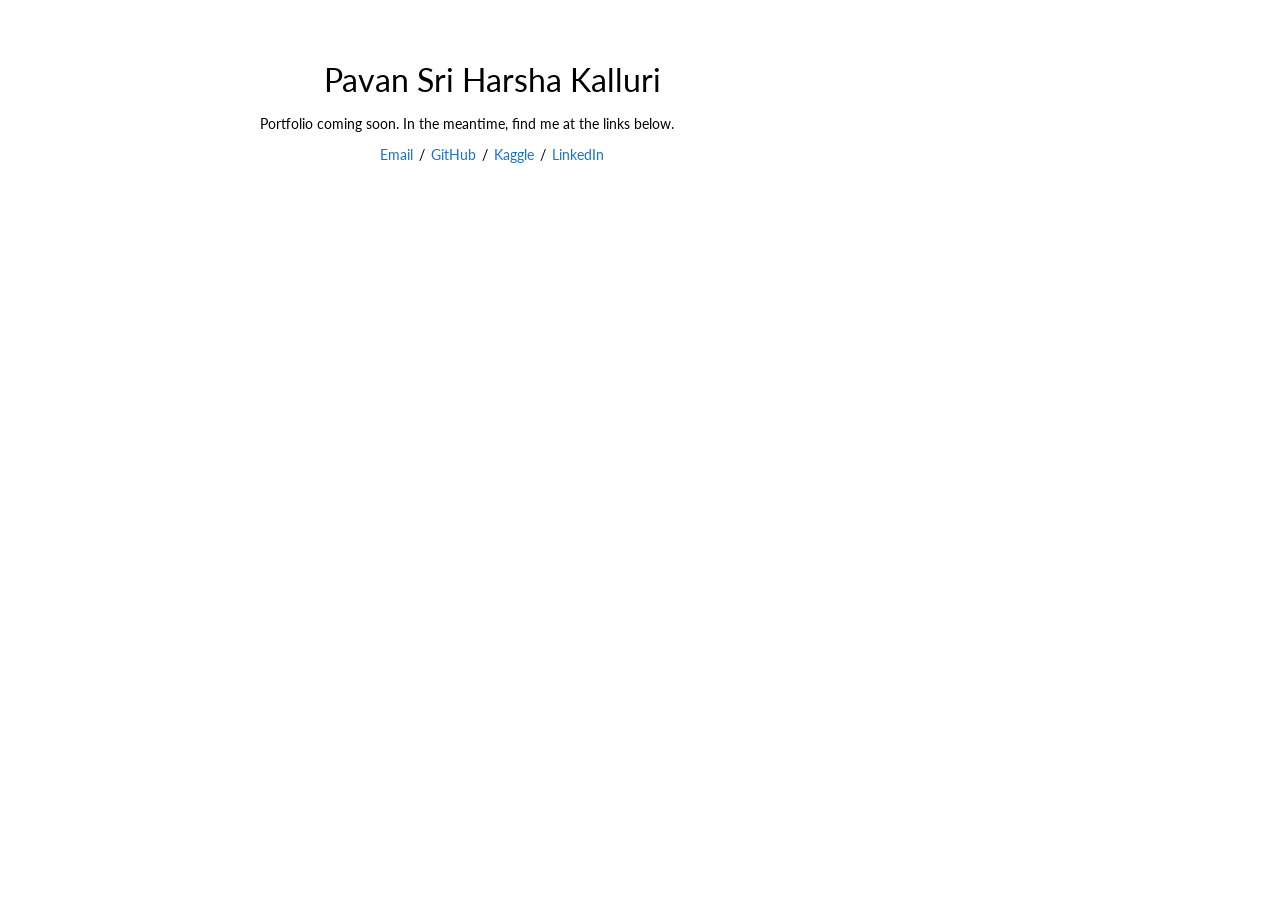
<file: index.html>
<!doctype html>
<html lang="en">
<head>
<meta charset="utf-8">
<meta name="viewport" content="width=device-width, initial-scale=1">
<title>Pavan Sri Harsha Kalluri</title>
<meta name="description" content="Pavan Sri Harsha Kalluri. Machine learning, Hyderabad.">
<link rel="icon" href="favicon.ico" sizes="any">
<link rel="icon" type="image/png" sizes="32x32" href="favicon-32.png">
<link rel="apple-touch-icon" sizes="180x180" href="apple-touch-icon.png">
<link rel="manifest" href="site.webmanifest">
<meta name="theme-color" content="#111111">
<link rel="preconnect" href="https://fonts.googleapis.com">
<link rel="stylesheet" href="https://fonts.googleapis.com/css2?family=Lato:ital,wght@0,400;0,700;1,400&display=swap">
<link rel="stylesheet" href="site.css">
</head>
<body>
<main>
  <div id="notice" class="notice" style="display:none"></div>

  <header class="head">
    <div class="text">
      <h1 id="name"></h1>
      <div id="bio"></div>
      <div class="links" id="links"></div>
    </div>
    <div class="photo" id="photobox"><img id="photo" alt="" onerror="document.getElementById('photobox').style.display='none'"></div>
  </header>

  <section id="timeline-section">
    <h2>Timeline</h2>
    <div class="tl" id="timeline"></div>
  </section>

  <div id="sections"></div>

  <footer id="footer"></footer>
</main>

<script src="content.js"></script>
<script>
  // Reads window.SITE from content.js and builds the page.
  // You should never need to touch this file; edit content.js instead.
  (function () {
    var S = window.SITE || {};
    var DRAFT = /[?&]draft=1/.test(location.search);          // console.html's unsaved draft
    // The preview only works in a browser that has opened console.html or preview.html,
    // so a stranger typing ?preview=1 on the live site still sees the holding line.
    var PREVIEW = /[?&]preview=1/.test(location.search);
    try { if (PREVIEW && !DRAFT && localStorage.getItem('portfolio-preview') !== '1') PREVIEW = false; } catch (e) { PREVIEW = false; }
    if (DRAFT) { try { var d = localStorage.getItem('portfolio-draft'); if (d) S = JSON.parse(d); } catch (e) {} }
    var QS = PREVIEW || DRAFT ? '?' + [PREVIEW ? 'preview=1' : '', DRAFT ? 'draft=1' : ''].filter(Boolean).join('&') : '';
    var LIVE = S.live !== false;

    function el(tag, cls, html) {
      var e = document.createElement(tag);
      if (cls) e.className = cls;
      if (html != null) e.innerHTML = html;
      return e;
    }
    function fillLinks(box, list) {
      (list || []).forEach(function (l, i) {
        if (i) box.appendChild(el('span', 'muted', ' / '));
        var a = el('a', null, l.label);
        a.href = l.url;
        box.appendChild(a);
      });
    }
    // Header links: text separated by " / " like the reference page.
    function headerLinks(box, list) {
      (list || []).forEach(function (l, i) {
        if (i) box.appendChild(el('span', 'sep', '/'));
        var a = el('a', null, l.label); a.href = l.url; box.appendChild(a);
      });
    }
    // Put the site owner's name in bold inside an author list, as the reference does.
    function boldSelf(text) {
      if (!S.name || !text) return text || '';
      return text.split(S.name).join('<strong>' + S.name + '</strong>');
    }
    // Where an item's title should go: its own page if it has one, else its url.
    function hrefFor(it) {
      if (it.slug && it.page) return it.slug + '/' + QS;
      return it.url || '';
    }

    // Every piece of text carries data-path, the address of its field in content.js,
    // so a double-click in the console's preview can jump to that field.
    function tag(node, path) { if (node && path) node.setAttribute('data-path', path); return node; }
    var IN_CONSOLE = DRAFT && window.parent !== window;

    if (S.name) document.title = S.name;
    tag(document.getElementById('name'), 'name').textContent = S.name || '';
    var bio = document.getElementById('bio');
    var photo = document.getElementById('photo');

    // Portfolio switched off and this is not the preview: name, one line, links.
    if (!LIVE && !PREVIEW) {
      bio.appendChild(tag(el('p', null, S.holdingLine || 'Portfolio coming soon.'), 'holdingLine'));
      headerLinks(tag(document.getElementById('links'), 'links'), S.links);
      photo.style.display = 'none';
      document.getElementById('timeline-section').style.display = 'none';
      return;
    }
    if (PREVIEW && (!LIVE || IN_CONSOLE)) {
      var n = document.getElementById('notice');
      n.textContent = (!LIVE ? 'Preview. Visitors see only the holding line until the portfolio is switched on. ' : '') +
                      (IN_CONSOLE ? 'Double-click any text here to edit it in the console.' : '');
      n.style.display = 'block';
    }

    (S.bio || []).forEach(function (p, i) { bio.appendChild(tag(el('p', null, p), 'bio.' + i)); });
    headerLinks(tag(document.getElementById('links'), 'links'), S.links);
    tag(document.getElementById('photobox'), 'photo');
    if (S.photo) { photo.src = S.photo; photo.alt = S.name || ''; } else { document.getElementById('photobox').style.display = 'none'; }

    // timeline
    var tl = document.getElementById('timeline');
    var entries = S.timeline || [];
    if (!entries.length) document.getElementById('timeline-section').style.display = 'none';
    entries.forEach(function (t, ti) {
      if (t.hidden) return;
      var base = 'timeline.' + ti;
      var row = tag(el('div', 'row'), base);
      var logo = tag(el('div', 'logo'), base + '.logo');
      if (t.logo) {
        var li = el('img'); li.src = t.logo; li.alt = t.where || '';
        li.onerror = function () { this.style.display = 'none'; };
        logo.appendChild(li);
      }
      row.appendChild(logo);
      row.appendChild(tag(el('div', 'when', t.when || ''), base + '.when'));
      var what = el('div', 'what');
      var head = t.what ? '<b>' + t.what + '</b>' : '';
      if (t.where) {
        var where = t.url ? '<a href="' + t.url + '">' + t.where + '</a>' : t.where;
        head += (head ? ' <span class="muted">&middot;</span> ' : '') + where;
      }
      what.appendChild(tag(el('div', null, head), base + '.what'));
      if (t.note) what.appendChild(tag(el('div', 'note', t.note), base + '.note'));
      row.appendChild(what);
      tl.appendChild(row);
    });

    // sections
    var secs = document.getElementById('sections');
    (S.sections || []).forEach(function (sec, si) {
      var items = (sec.items || []).filter(function (it) { return !it.hidden; });   // per-item toggle
      if (sec.hidden || !items.length) return;
      var sbase = 'sections.' + si;
      var s = tag(el('section'), sbase);
      s.appendChild(tag(el('h2', null, sec.title || ''), sbase + '.title'));
      if (sec.intro) s.appendChild(tag(el('p', 'intro', sec.intro), sbase + '.intro'));
      if (sec.type === 'lines') {           // compact: date on the left, one line on the right
        s.classList.add('lines');
        (sec.items || []).forEach(function (it, ii) {
          if (it.hidden) return;
          var lbase = sbase + '.items.' + ii;
          var row = tag(el('div', 'line'), lbase);
          row.appendChild(tag(el('div', 'when', it.when || it.year || ''), lbase + '.when'));
          var h = hrefFor(it);
          var text = h ? '<a href="' + h + '">' + (it.title || '') + '</a>' : (it.title || '');
          if (it.description) text += ' <span class="muted">' + it.description + '</span>';
          row.appendChild(tag(el('div', 'text', text), lbase + '.title'));
          s.appendChild(row);
        });
        secs.appendChild(s);
        return;
      }
      (sec.items || []).forEach(function (it, ii) {
        if (it.hidden) return;
        var base = sbase + '.items.' + ii;
        var item = tag(el('div', 'item'), base);
        var href = hrefFor(it);
        // thumbnail: still image with the animation cross-fading in on hover, like the reference
        var thumb = tag(el('div', 'thumb'), base + '.image');
        if (it.image || it.gif) {
          var one = el(href ? 'a' : 'div', 'one');
          if (href) one.href = href;
          var still = el('img', 'still'); still.src = it.image || it.gif; still.alt = '';
          still.onerror = function () { one.style.visibility = 'hidden'; };
          one.appendChild(still);
          if (it.gif && it.gif !== it.image) { var anim = el('img', 'anim'); anim.src = it.gif; anim.alt = ''; one.appendChild(anim); }
          thumb.appendChild(one);
        }
        item.appendChild(thumb);
        var body = el('div', 'body');
        var title = href ? '<a href="' + href + '">' + it.title + '</a>' : (it.title || '');
        body.appendChild(tag(el('div', 'title', title), base + '.title'));
        if (it.authors) body.appendChild(tag(el('div', 'meta', boldSelf(it.authors)), base + '.authors'));
        var where = it.venue || it.kind || '';
        var venue = (where ? '<em>' + where + '</em>' : '') + (it.year ? (where ? ', ' : '') + it.year : '');
        if (venue) body.appendChild(tag(el('div', 'meta venue', venue), base + '.venue'));
        var links = (it.links || []).slice();
        if (it.slug && it.page) links.unshift({ label: 'project page', url: hrefFor(it) });
        if (links.length) { var more = tag(el('div', 'more'), base + '.links'); fillLinks(more, links); body.appendChild(more); }
        if (it.description) body.appendChild(tag(el('p', 'desc', it.description), base + '.description'));
        item.appendChild(body);
        s.appendChild(item);
      });
      secs.appendChild(s);
    });

    if (S.footer) tag(document.getElementById('footer'), 'footer').innerHTML = S.footer;

    // Inverse search: double-click in the console's preview jumps to the field.
    if (IN_CONSOLE) {
      document.body.style.cursor = 'default';
      document.addEventListener('dblclick', function (e) {
        var t = e.target.closest('[data-path]');
        if (!t) return;
        e.preventDefault();
        try { window.getSelection().removeAllRanges(); } catch (x) {}
        window.parent.postMessage({ type: 'edit', path: t.getAttribute('data-path') }, '*');
      });
      // a single click on a link inside the preview should not leave the preview
      document.addEventListener('click', function (e) {
        var a = e.target.closest('a');
        if (a && a.getAttribute('href') && !/^#/.test(a.getAttribute('href'))) { e.preventDefault(); }
      });
    }
  })();
</script>
</body>
</html>
</file>
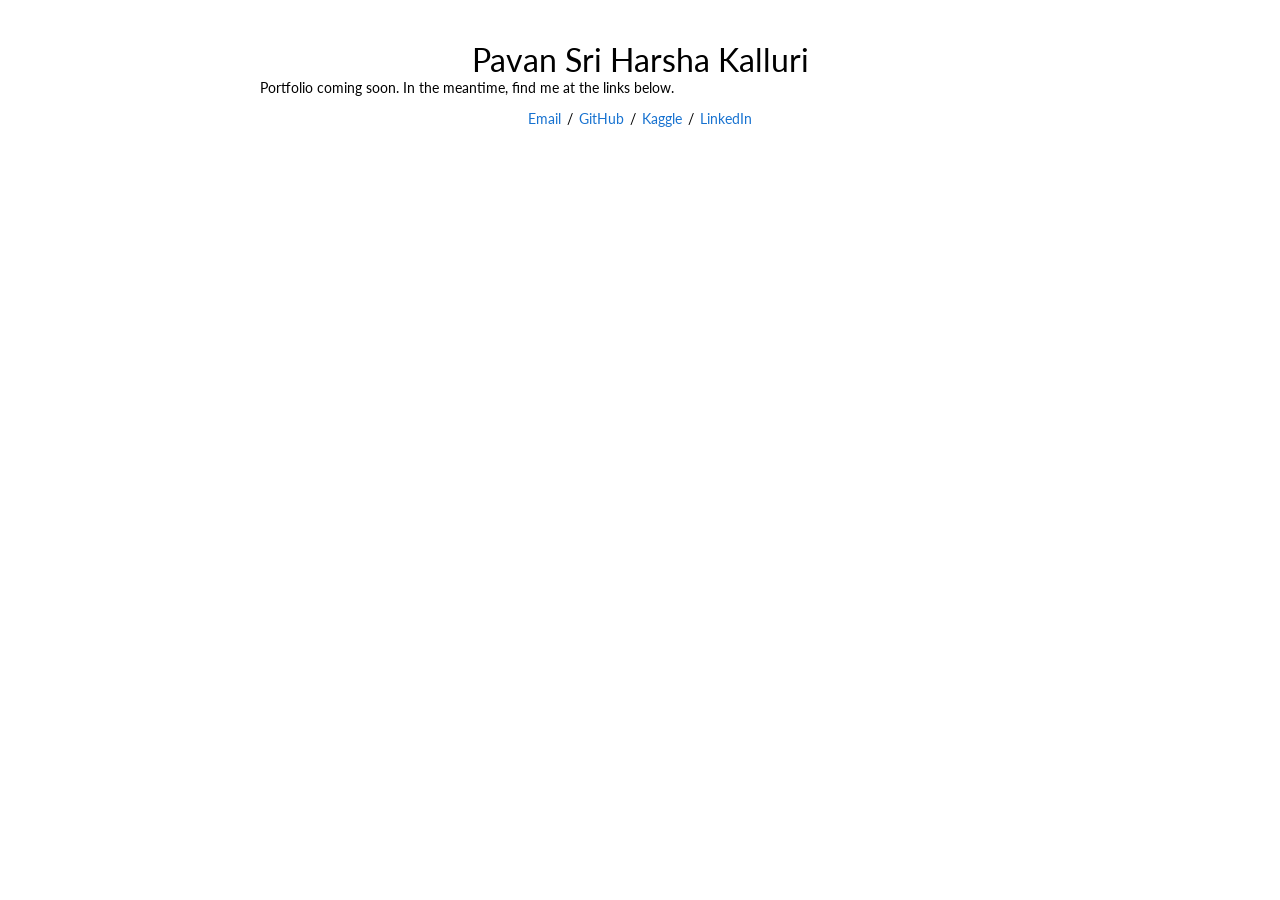
<file: _template/index.html>
<!doctype html>
<html lang="en">
<head>
<meta charset="utf-8">
<meta name="viewport" content="width=device-width, initial-scale=1">
<title>Project</title>
<link rel="icon" href="../favicon.ico" sizes="any">
<link rel="icon" type="image/png" sizes="32x32" href="../favicon-32.png">
<link rel="preconnect" href="https://fonts.googleapis.com">
<link rel="stylesheet" href="https://fonts.googleapis.com/css2?family=Lato:ital,wght@0,400;0,700;1,400&display=swap">
<link rel="stylesheet" href="../site.css">
</head>
<body>
<!--
  Project page. Do not edit this file.
  To make a new project page: copy this folder, rename the copy to the item's
  slug from content.js (for example "my-paper"), and give that item a "page" block.
  The page fills itself from content.js using the folder name.
-->
<main id="app" class="proj"></main>
<script>window.SITE_BASE = '../';</script>
<script src="../content.js"></script>
<script src="../project.js"></script>
</body>
</html>
</file>
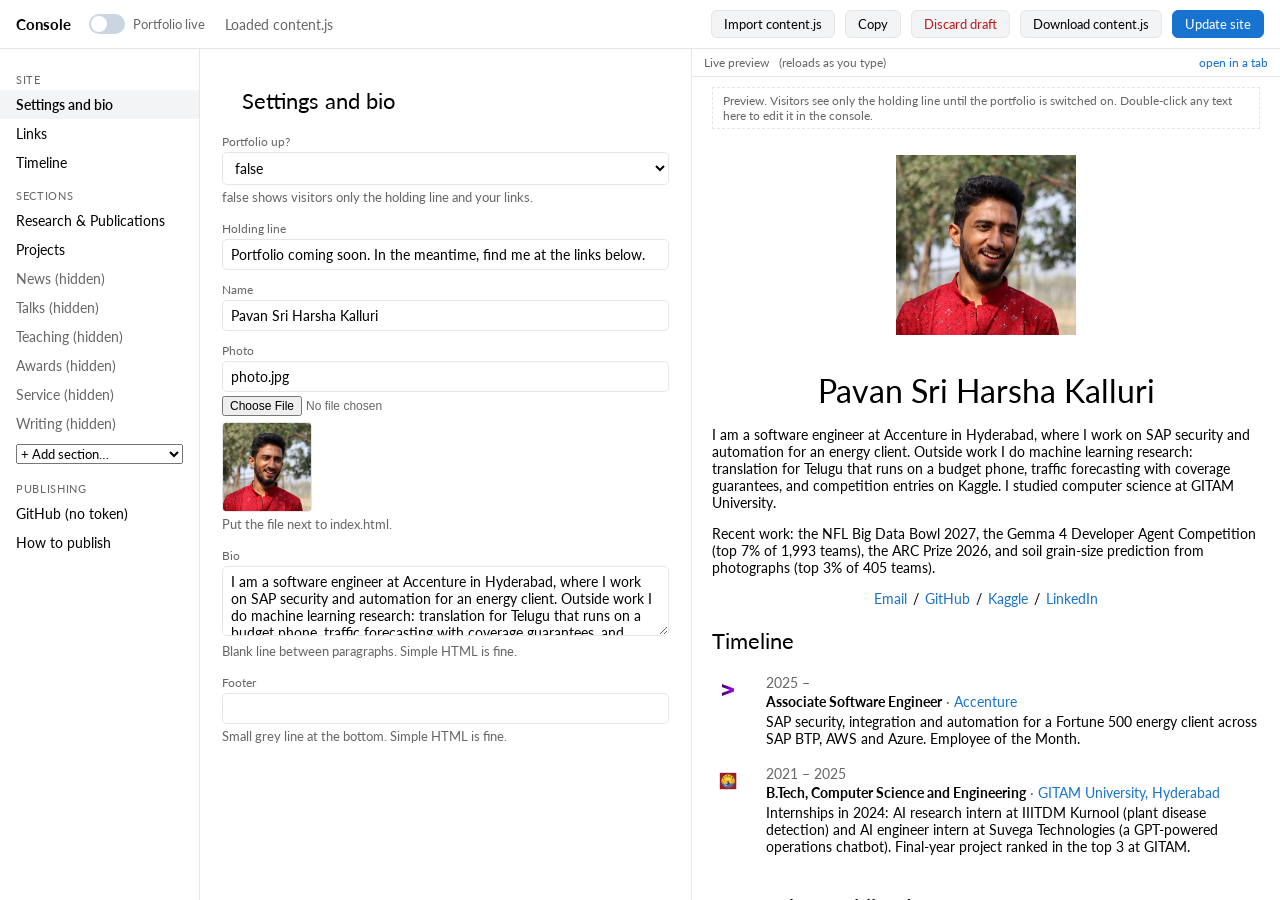
<file: console.html>
<!doctype html>
<html lang="en">
<head>
<meta charset="utf-8">
<meta name="viewport" content="width=device-width, initial-scale=1">
<title>Console</title>
<link rel="icon" href="favicon.ico" sizes="any">
<link rel="icon" type="image/png" sizes="32x32" href="favicon-32.png">
<link rel="preconnect" href="https://fonts.googleapis.com">
<link rel="stylesheet" href="https://fonts.googleapis.com/css2?family=Lato:ital,wght@0,400;0,700;1,400&display=swap">
<link rel="stylesheet" href="site.css">
<style>
  /* The console is a local editor for content.js. It never goes live:
     visitors never see it unless they type /console.html, and it only
     shows them the same content.js they could read anyway. */
  body { padding: 0; height: 100vh; display: flex; flex-direction: column; overflow: hidden; }
  main { max-width: none; margin: 0; flex: 1; display: grid; grid-template-columns: 200px minmax(360px, 1fr) minmax(380px, 46%); min-height: 0; }
  .bar { display: flex; align-items: center; gap: 10px; padding: 10px 16px; border-bottom: 1px solid var(--rule); font-size: 14px; flex-wrap: wrap; }
  .bar b { font-size: 15px; margin-right: 8px; }
  .bar .status { color: var(--muted); margin-right: auto; }
  .livesw { display: inline-flex; align-items: center; gap: 8px; cursor: pointer; font-size: 13px; margin-right: 10px; }
  .livesw input { display: none; }
  .livesw .track { width: 36px; height: 20px; border-radius: 10px; background: #cbd5e1; position: relative; transition: background .15s; }
  .livesw .track::after { content: ""; position: absolute; top: 2px; left: 2px; width: 16px; height: 16px; border-radius: 50%; background: #fff; transition: left .15s; }
  .livesw input:checked + .track { background: #16a34a; }
  .livesw input:checked + .track::after { left: 18px; }
  .livesw .lbl { color: var(--muted); }
  .livesw input:checked ~ .lbl { color: #16a34a; font-weight: 600; }
  .bar .status.dirty { color: #b45309; }
  button, .btn { font: inherit; font-size: 13px; padding: 5px 12px; border-radius: 6px; border: 1px solid var(--rule); background: var(--pill); color: var(--text); cursor: pointer; }
  button:hover { border-color: var(--muted); }
  button.primary { background: var(--link); color: #fff; border-color: var(--link); }
  button.danger { color: #b91c1c; }
  button.small { font-size: 12px; padding: 2px 8px; }
  nav { border-right: 1px solid var(--rule); overflow-y: auto; padding: 12px 0; font-size: 14px; }
  nav a { display: block; padding: 6px 16px; color: var(--text); }
  nav a.on { background: var(--pill); font-weight: 600; }
  nav a.hiddensec { color: var(--muted); }
  nav .group { padding: 12px 16px 4px; font-size: 11px; letter-spacing: .06em; text-transform: uppercase; color: var(--muted); }
  nav select { width: calc(100% - 32px); margin: 6px 16px; font: inherit; font-size: 13px; }
  #form { overflow-y: auto; padding: 18px 22px 60px; }
  #form h2 { margin-top: 0; }
  .hint { font-size: 13px; color: var(--muted); margin: -8px 0 16px; }
  .f { display: block; margin: 0 0 12px; }
  .f .l { display: block; font-size: 12px; color: var(--muted); margin-bottom: 3px; }
  .f input[type=text], .f textarea, .f select { width: 100%; font: inherit; font-size: 14px; padding: 6px 8px; border: 1px solid var(--rule); border-radius: 5px; background: var(--bg); color: var(--text); }
  .f textarea { min-height: 70px; resize: vertical; }
  .f.check { display: flex; align-items: center; gap: 8px; }
  .f.check .l { margin: 0; }
  .f .preview { margin-top: 6px; max-height: 90px; max-width: 160px; border-radius: 4px; border: 1px solid var(--rule); display: none; }
  .f .upload { display: block; margin-top: 4px; font-size: 12px; color: var(--muted); }
  .f input[type=password] { width: 100%; font: inherit; font-size: 14px; padding: 6px 8px; border: 1px solid var(--rule); border-radius: 5px; background: var(--bg); color: var(--text); }
  fieldset { border: 1px solid var(--rule); border-radius: 6px; padding: 10px 12px 2px; margin: 0 0 14px; }
  legend { font-size: 12px; color: var(--muted); padding: 0 4px; }
  details.entry { border: 1px solid var(--rule); border-radius: 6px; margin-bottom: 8px; background: var(--bg); }
  details.entry > summary { padding: 7px 10px; cursor: pointer; font-size: 14px; display: flex; align-items: center; gap: 8px; list-style: none; }
  details.entry > summary::-webkit-details-marker { display: none; }
  details.entry > summary .t { flex: 1; overflow: hidden; text-overflow: ellipsis; white-space: nowrap; }
  details.entry > summary .t:empty::before { content: "(untitled)"; color: var(--muted); }
  details.entry > summary .n { color: var(--muted); font-size: 12px; min-width: 18px; }
  details.entry > summary .sw { display: flex; align-items: center; gap: 4px; font-size: 12px; color: var(--muted); cursor: pointer; margin-right: 4px; white-space: nowrap; }
  details.entry.off > summary .t { color: var(--muted); text-decoration: line-through; }
  details.entry > .body { padding: 10px 12px 2px; border-top: 1px solid var(--rule); }
  .flash { outline: 2px solid #f09228; outline-offset: 3px; border-radius: 4px; }
  .flash input, .flash textarea, .flash select { border-color: #f09228 !important; }
  .listhead { display: flex; align-items: center; gap: 8px; margin: 0 0 8px; }
  .listhead .l { font-size: 12px; color: var(--muted); flex: 1; }
  .secbar { display: flex; gap: 8px; margin-bottom: 16px; flex-wrap: wrap; }
  #preview { border-left: 1px solid var(--rule); display: flex; flex-direction: column; min-height: 0; }
  #preview .ph { padding: 6px 12px; font-size: 12px; color: var(--muted); border-bottom: 1px solid var(--rule); display: flex; gap: 10px; align-items: center; }
  #preview .ph a { margin-left: auto; }
  #preview iframe { flex: 1; border: 0; width: 100%; background: #fff; }
  @media (max-width: 900px) {
    body { height: auto; overflow: auto; }
    main { grid-template-columns: 1fr; }
    nav { border-right: 0; border-bottom: 1px solid var(--rule); }
    #preview { border-left: 0; border-top: 1px solid var(--rule); height: 70vh; }
  }
</style>
</head>
<body>
<div class="bar">
  <b>Console</b>
  <label class="livesw" title="On: the full portfolio is public. Off: visitors see only the holding line."><input type="checkbox" id="livesw"><span class="track"></span><span class="lbl">Portfolio live</span></label>
  <span class="status" id="status">Loaded content.js</span>
  <label class="btn" for="importfile" title="Load a content.js you edited by hand">Import content.js<input id="importfile" type="file" accept=".js" style="display:none"></label>
  <button id="copy" title="Copy the new content.js to the clipboard">Copy</button>
  <button id="discard" class="danger" title="Throw away the draft and go back to the content.js on disk">Discard draft</button>
  <button id="download" title="Download content.js to replace the file by hand">Download content.js</button>
  <button id="update" class="primary" title="Publish content.js to GitHub. The live site changes within a minute.">Update site</button>
</div>
<main>
  <nav id="nav"></nav>
  <div id="form"></div>
  <div id="preview">
    <div class="ph">Live preview <span class="muted">(reloads as you type)</span> <a href="index.html?preview=1&draft=1" target="_blank">open in a tab</a></div>
    <iframe id="frame" src="index.html?preview=1&draft=1"></iframe>
  </div>
</main>
<script src="content.js"></script>
<script src="console.js"></script>
</body>
</html>
</file>
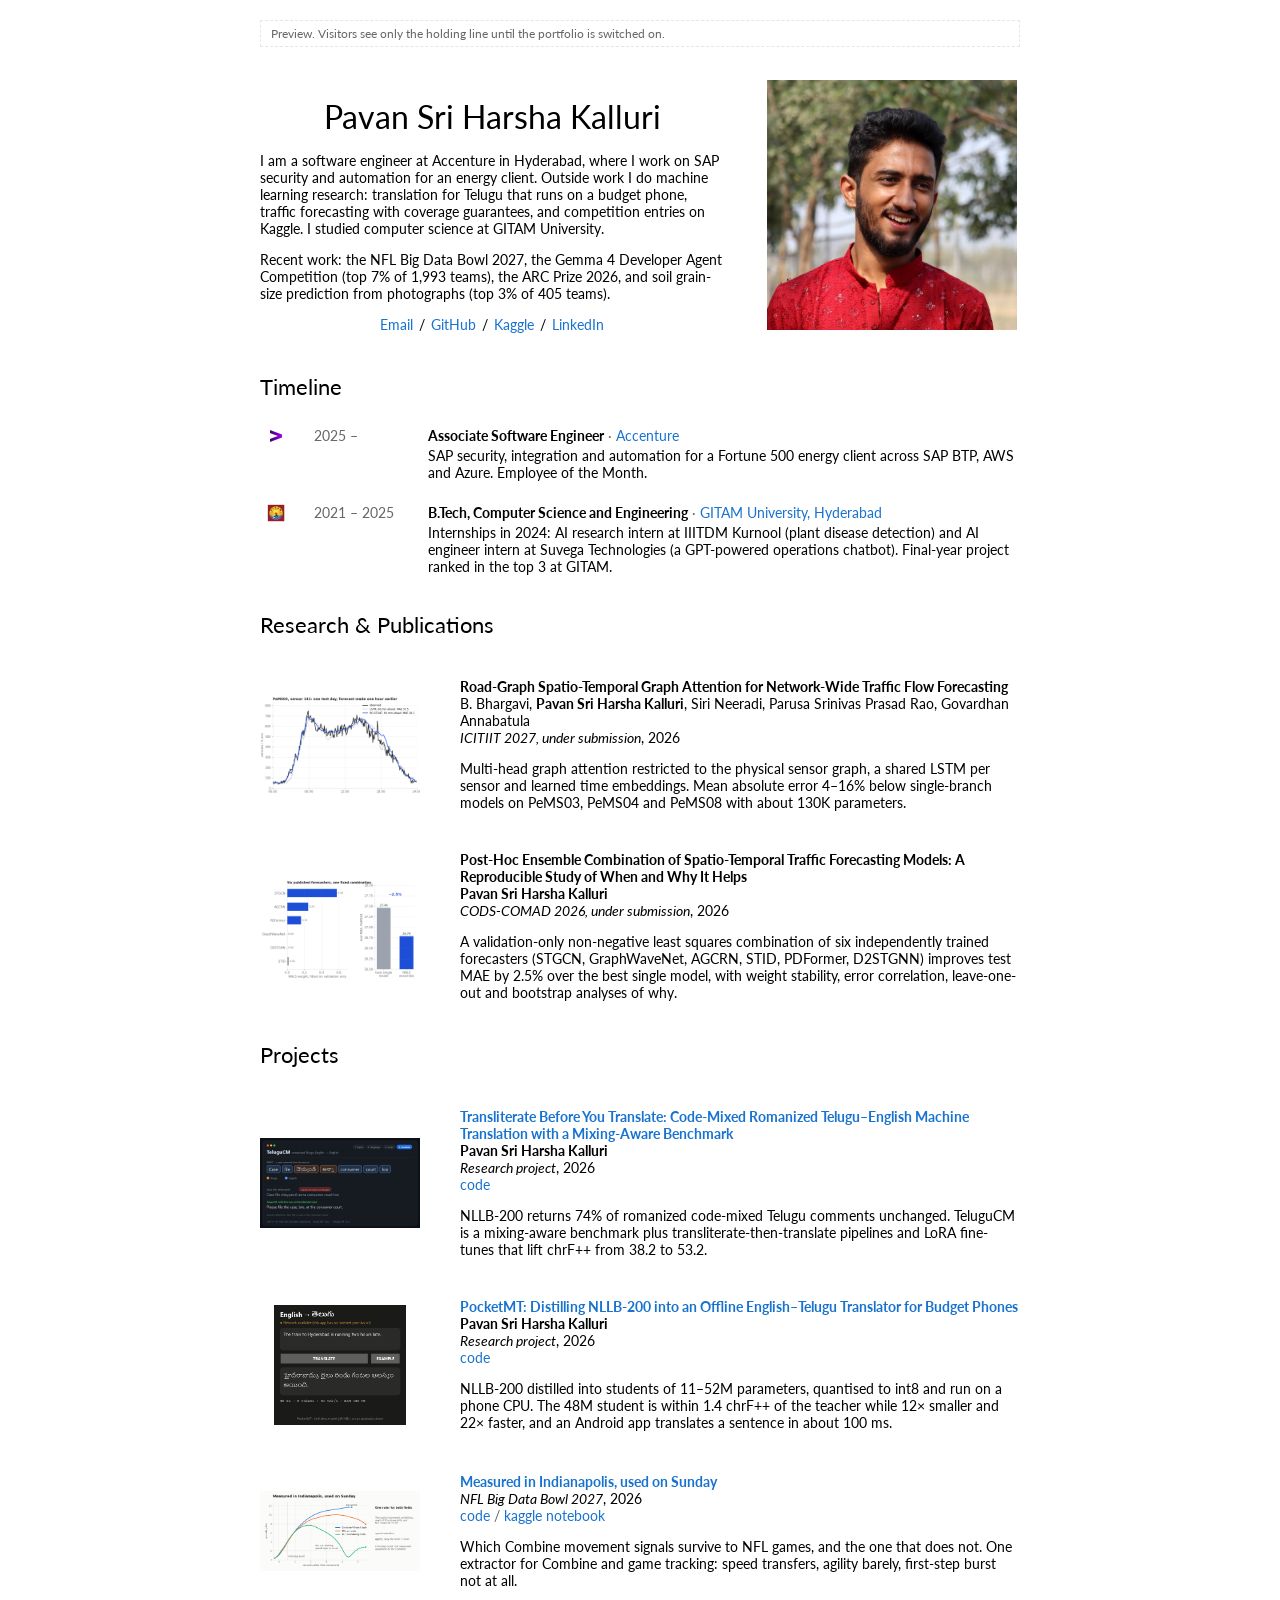
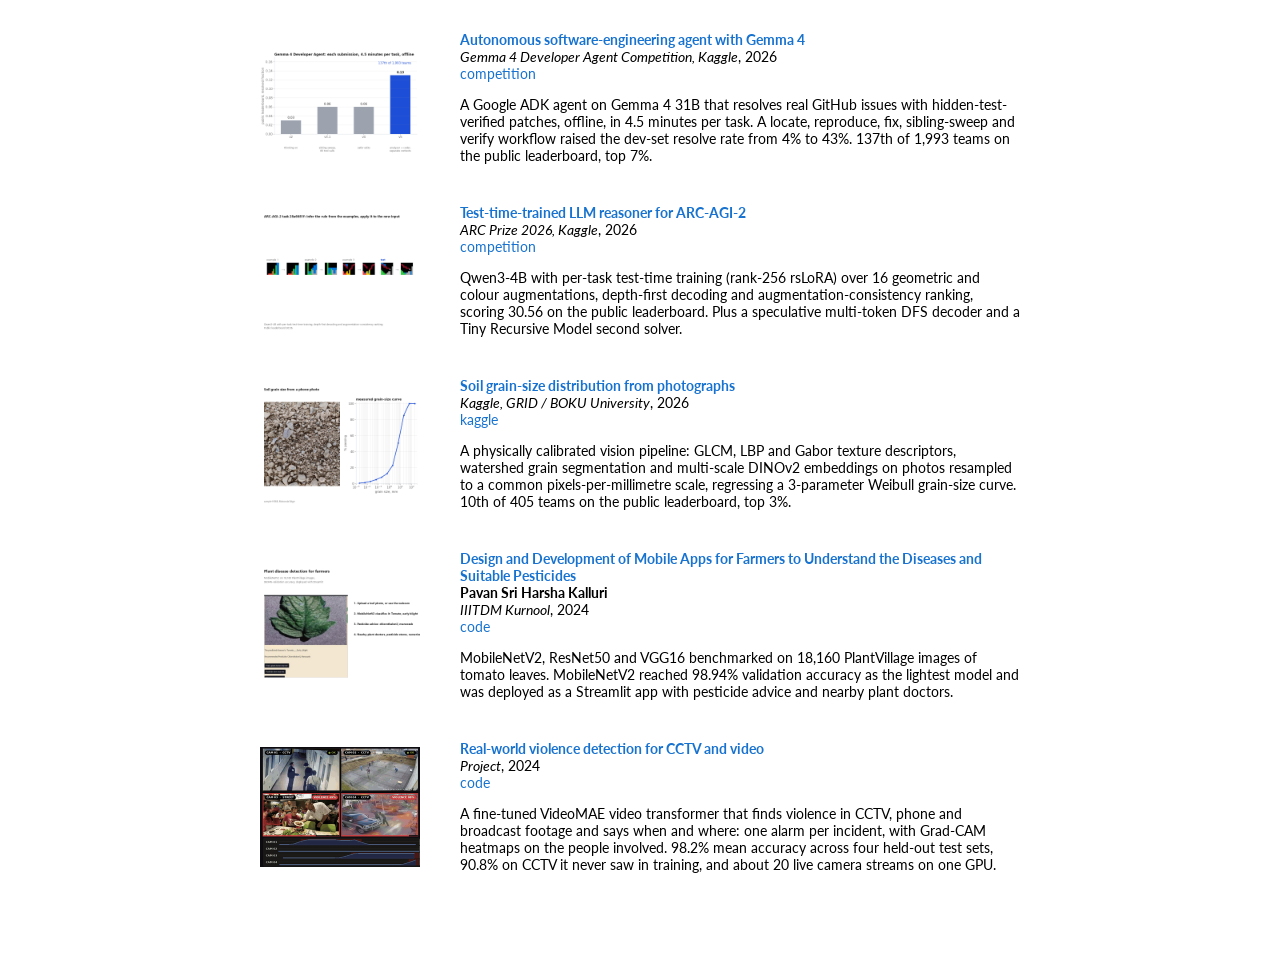
<file: preview.html>
<!doctype html>
<html lang="en">
<head>
<meta charset="utf-8">
<title>Preview</title>
<link rel="icon" href="favicon.ico" sizes="any">
<!-- Shows the full portfolio even while it is switched off. Opening this page once
     unlocks the preview in this browser; visitors who never open it see the holding line. -->
<script>
  try { localStorage.setItem('portfolio-preview', '1'); } catch (e) {}
  location.replace('index.html?preview=1');
</script>
</head>
<body>
<p><a href="index.html?preview=1">Open the preview</a></p>
</body>
</html>
</file>
<file: site.css>
/* Shared styles. The look follows pratulsrinivasan.github.io (Jon Barron's template):
   Lato 14px, normal line spacing, blue links that turn orange, one 800px column. */

:root {
  --bg: #ffffff;
  --text: #000000;
  --muted: #666666;
  --rule: #e6e6e6;
  --link: #1772d0;
  --hover: #f09228;
  --pill: #f3f4f6;
}
/* always white, like the reference pages; no dark mode */
* { box-sizing: border-box; }
html { -webkit-text-size-adjust: 100%; }
body {
  margin: 0; padding: 20px 0 40px;
  background: var(--bg); color: var(--text);
  font-family: 'Lato', Verdana, Helvetica, sans-serif;
  font-size: 14px; line-height: normal;
}
main { max-width: 800px; margin: 0 auto; }
a { color: var(--link); text-decoration: none; }
a:hover, a:focus { color: var(--hover); text-decoration: none; }
h1 { font-size: 32px; font-weight: 400; margin: 0; padding-top: 20px; text-align: center; }
h2 { font-size: 22px; font-weight: 400; margin: 0; padding: 20px; }
p { margin: 0 0 14px; }
img { max-width: 100%; }
b, strong { font-weight: 700; }
em { font-style: italic; }
.muted { color: var(--muted); }
.small { font-size: 13px; }

/* preview notice */
.notice { font-size: 12px; color: var(--muted); border: 1px dashed var(--rule); padding: 5px 10px; margin: 0 20px 10px; }

/* ---------- header: text 63% / photo 37%, both padded 2.5% like the reference table ---------- */

.head { display: flex; align-items: center; }
.head .text { width: 63%; padding: 2.5%; }
.head .text h1 { margin-bottom: 16px; }
.head img { width: 250px; max-width: 100%; height: auto; display: block; margin: 0 auto; }
.head .photo { width: 37%; padding: 2.5%; }
.links { margin-top: 14px; text-align: center; }
.links a { white-space: nowrap; }
.links .sep { color: var(--text); padding: 0 6px; }
/* icon variant, used when linkStyle is "icons" in content.js */
.links.icons { display: flex; justify-content: center; flex-wrap: wrap; gap: 14px; align-items: center; }
.links a.ic { display: inline-block; width: 20px; height: 20px; color: var(--muted); }
.links a.ic:hover { color: var(--hover); }
.links a.ic svg { width: 100%; height: 100%; fill: currentColor; display: block; }

/* ---------- timeline (kept as it was) ---------- */

.tl { padding: 0 20px; }
.tl .row { display: grid; grid-template-columns: 40px 100px 1fr; column-gap: 14px; margin-bottom: 16px; align-items: start; }
.tl .logo { width: 32px; height: 32px; }
.tl .logo img { width: 32px; height: 32px; object-fit: contain; border-radius: 4px; display: block; }
.tl .when { color: var(--muted); white-space: nowrap; padding-top: 7px; }
.tl .what { padding-top: 7px; }
.tl .what b { font-weight: 700; }
.tl .note { margin-top: 3px; }

/* ---------- publications and projects: the reference's paper rows ---------- */

section .intro { padding: 0 20px 10px; }
.item { display: flex; align-items: center; }
.item .thumb { width: 25%; padding: 20px; flex: none; }
.item .one { display: block; width: 160px; height: 120px; position: relative; }
.item .one img { position: absolute; left: 0; top: 0; width: 160px; height: 120px; object-fit: contain; background: #fff; }
.item .one img.anim { opacity: 0; transition: opacity .2s ease-in-out; }
.item:hover .one img.anim { opacity: 1; }
.item .body { width: 75%; padding: 20px; }
.item .title { font-weight: 700; }
.item .meta { }
.item .venue em { font-style: italic; }
.item .more { }
.item .more a { text-transform: lowercase; }
.item .desc { margin: 14px 0 0; }

/* compact "lines" sections: News, Talks, Awards ... */
.lines { padding: 0 20px 10px; }
.line { display: grid; grid-template-columns: 100px 1fr; column-gap: 14px; margin-bottom: 8px; }
.line .when { color: var(--muted); white-space: nowrap; }

footer { padding: 30px 20px 0; font-size: 12px; color: var(--muted); }

/* ---------- project page (optional; unused unless an item has a page block) ---------- */

.proj { padding: 0 20px; }
.proj .back { display: inline-block; margin-bottom: 32px; }
.proj h1.ptitle { text-align: center; font-size: 28px; margin-bottom: 12px; padding-top: 0; }
.proj .authors { text-align: center; font-size: 16px; }
.proj .affil { text-align: center; color: var(--muted); margin-top: 2px; }
.proj .venue { text-align: center; color: var(--muted); margin-top: 8px; }
.proj .buttons { display: flex; flex-wrap: wrap; justify-content: center; gap: 10px; margin: 20px 0 32px; }
.proj .buttons a { display: inline-block; padding: 6px 16px; border-radius: 999px; border: 1px solid var(--rule); background: var(--pill); color: var(--text); }
.proj .buttons a:hover { border-color: var(--muted); }
.proj figure { margin: 0 0 26px; }
.proj figure img { display: block; margin: 0 auto; }
.proj figcaption { color: var(--muted); margin-top: 8px; text-align: center; }
.proj h2 { padding: 32px 0 12px; }
.proj pre { background: var(--pill); border: 1px solid var(--rule); padding: 12px 14px; font-size: 12px; overflow-x: auto; }
.proj .status { color: var(--muted); margin-top: 28px; }

@media (max-width: 600px) {
  body { padding-top: 10px; }
  .head { flex-direction: column-reverse; }
  .head .text, .head .photo { width: 100%; padding: 16px 20px 0; }
  .head img { width: 180px; }
  .tl .row { grid-template-columns: 40px 1fr; margin-bottom: 18px; }
  .tl .logo { grid-row: 1 / 3; }
  .tl .when { grid-column: 2; padding-top: 0; margin-bottom: 2px; }
  .tl .what { grid-column: 2; padding-top: 0; }
  .line { display: block; margin-bottom: 12px; }
  .item { flex-direction: column; align-items: flex-start; }
  .item .thumb { width: 100%; padding: 16px 20px 0; }
  .item .body { width: 100%; padding: 12px 20px 16px; }
  .proj h1.ptitle { font-size: 24px; }
}
</file>
